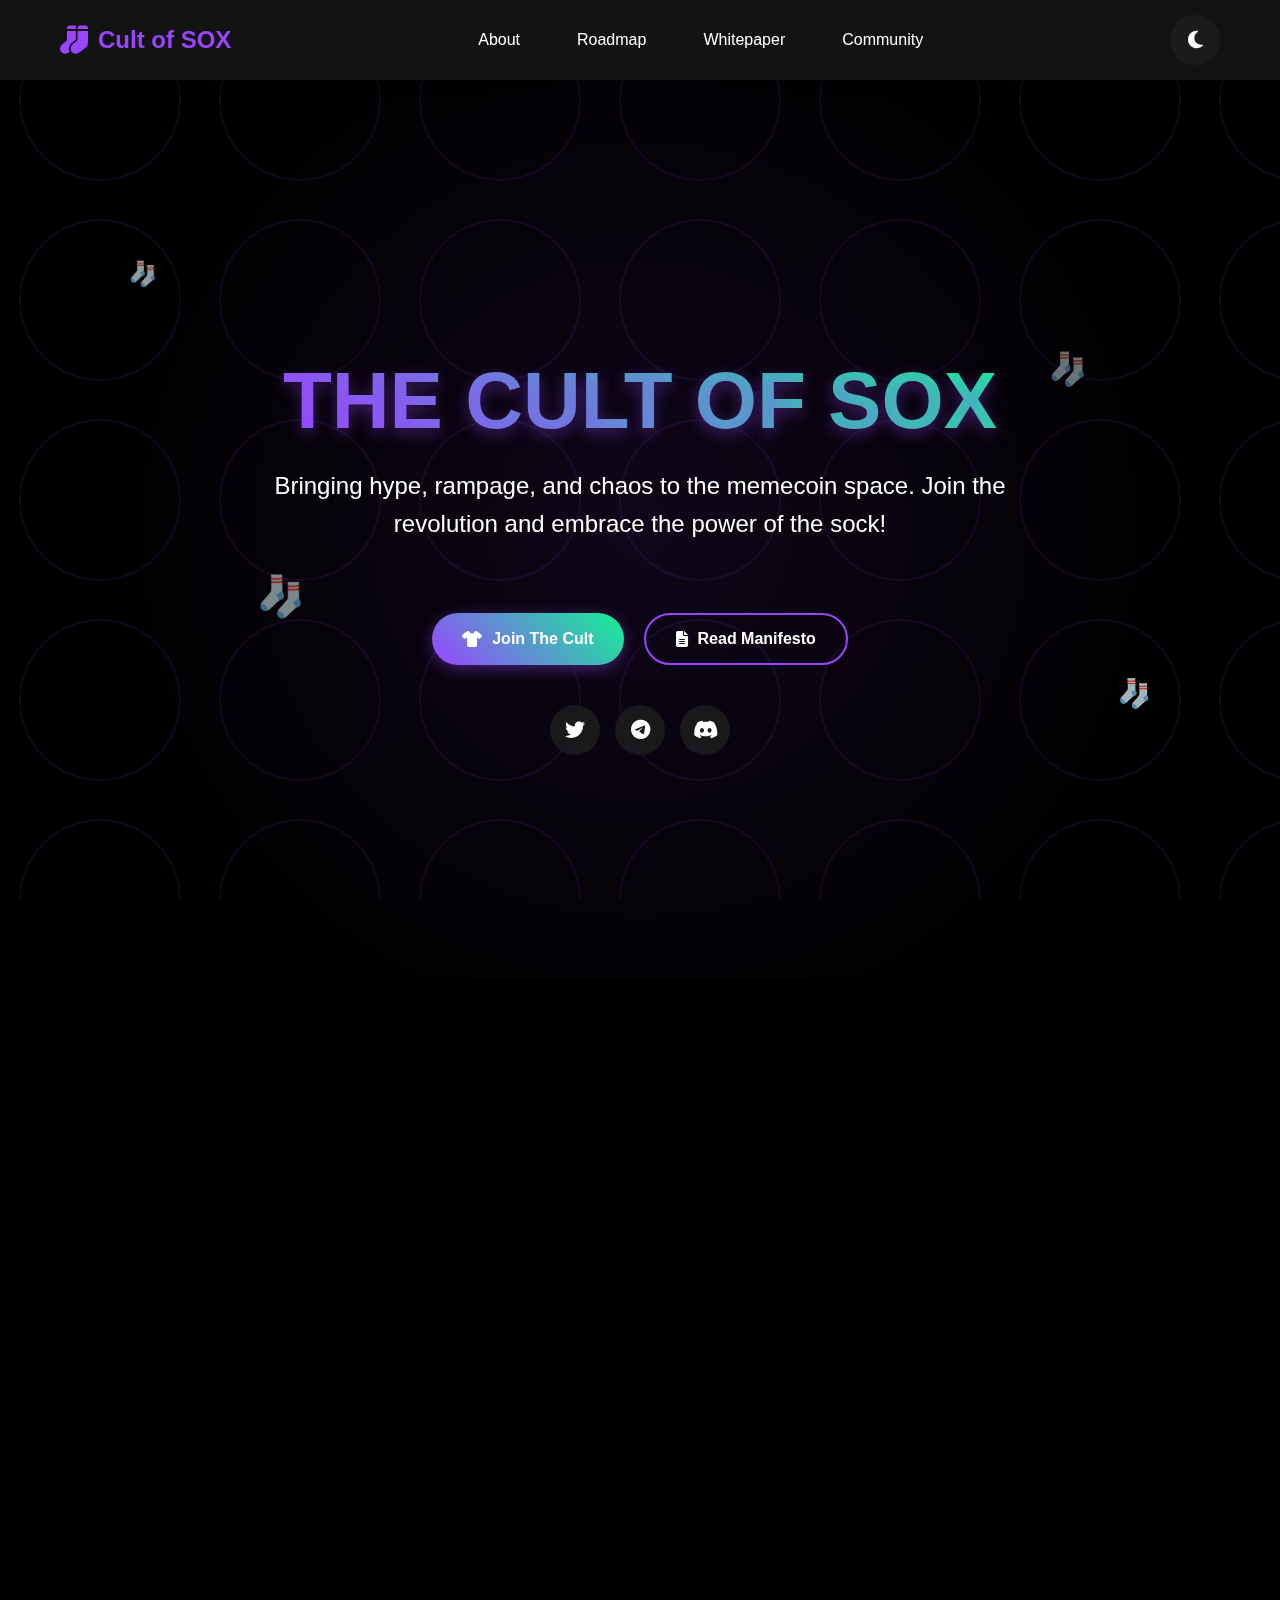
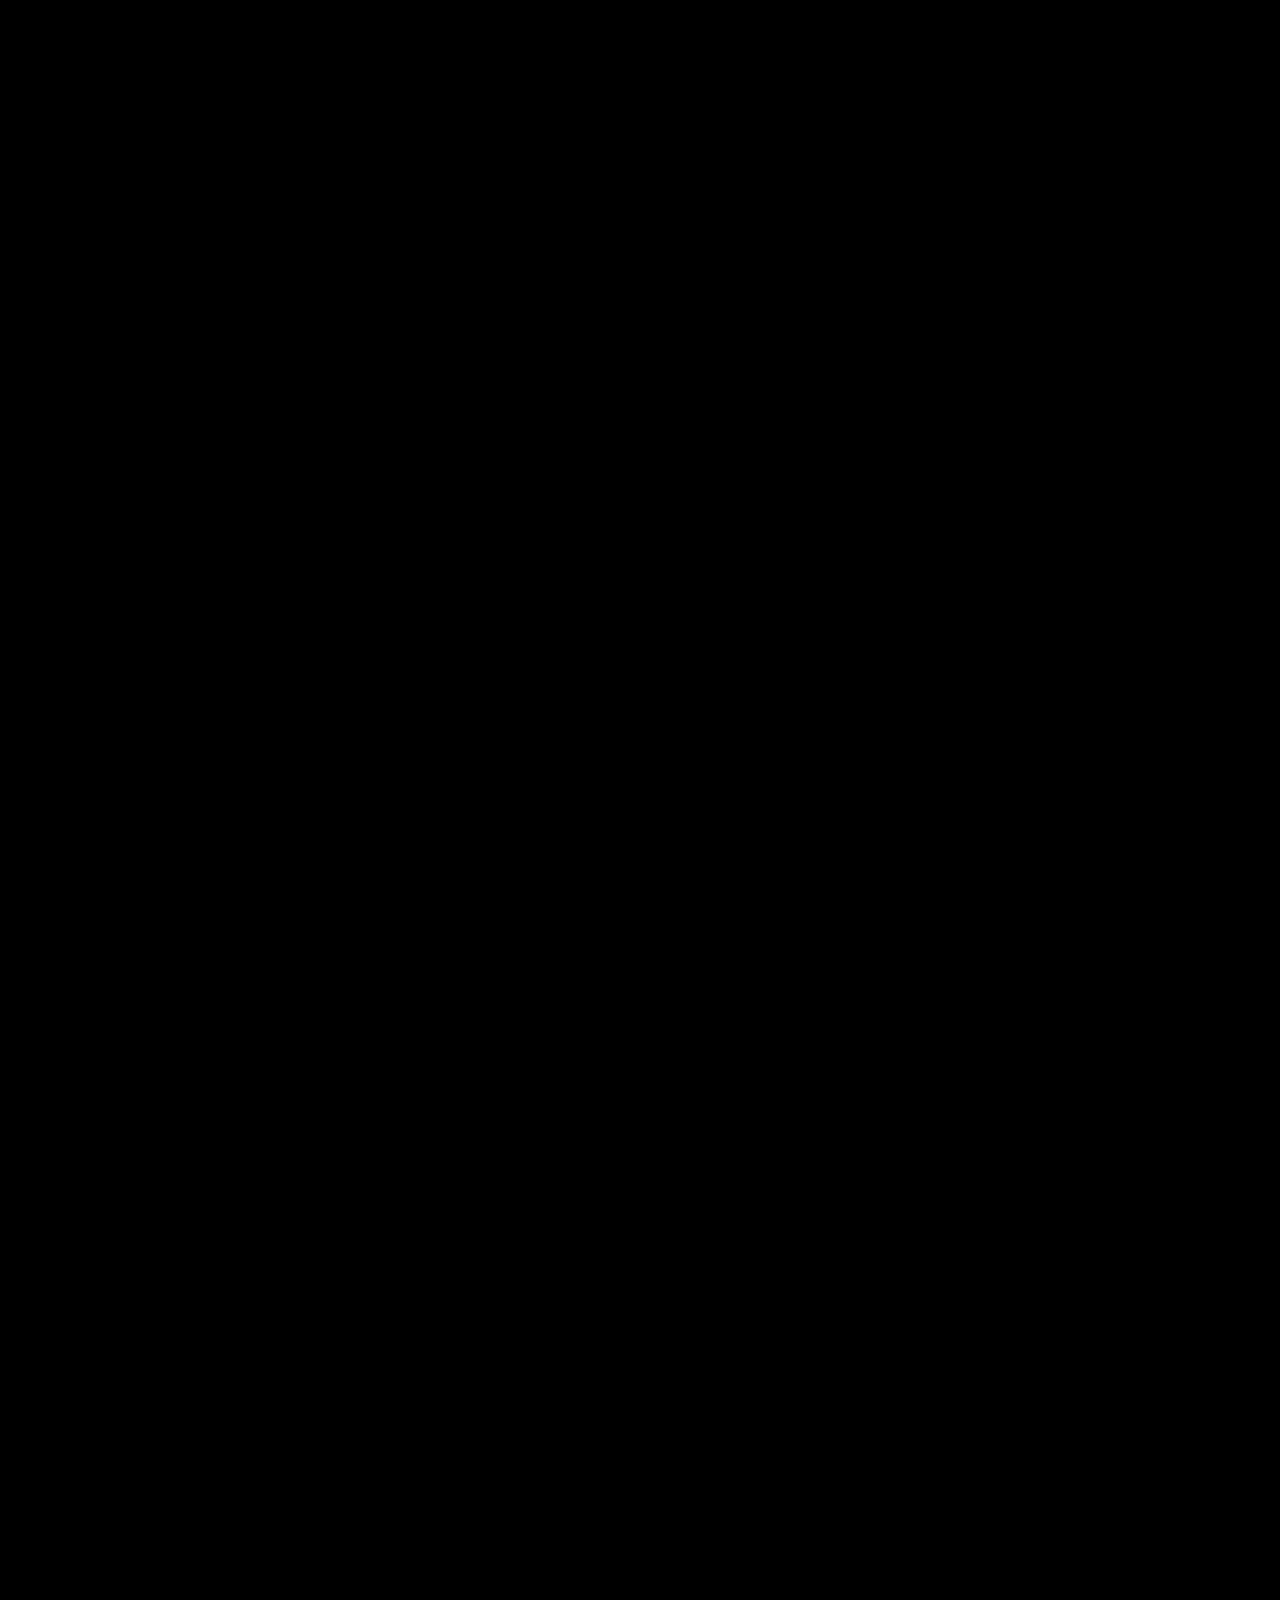
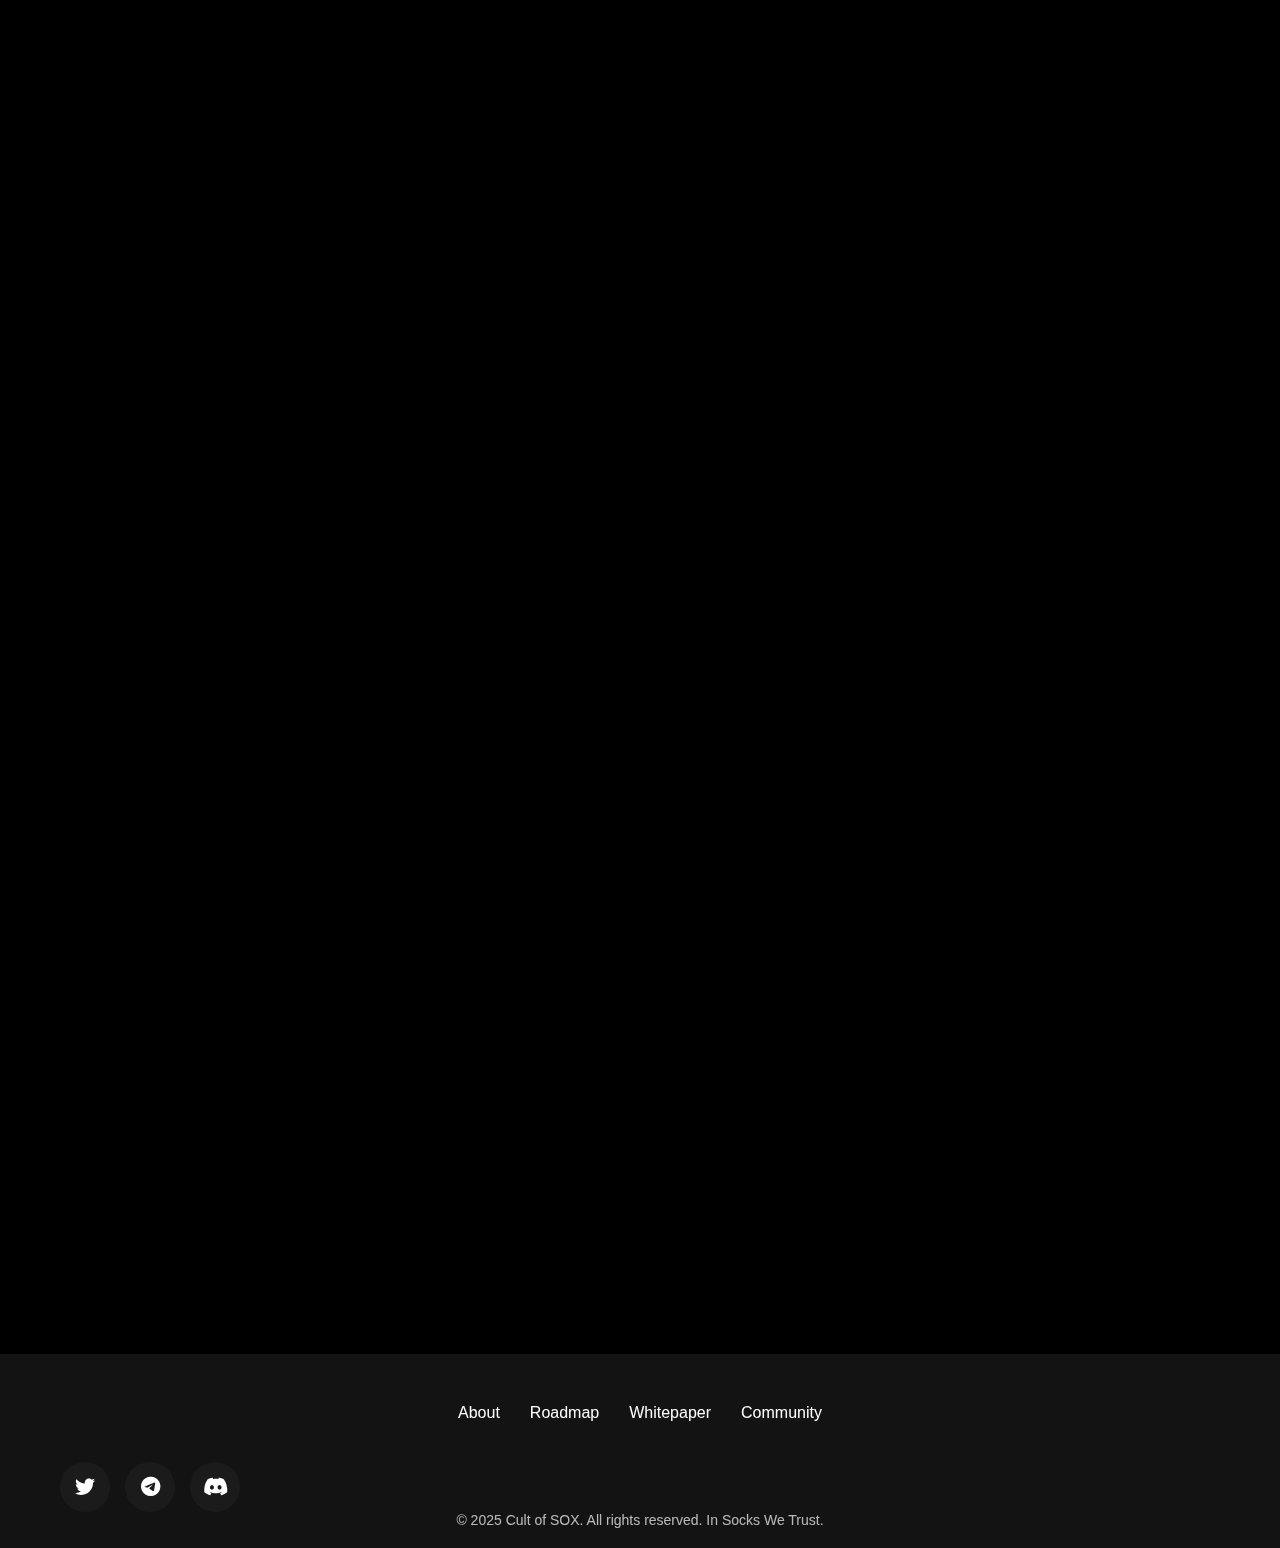
<file: index.html>
<!DOCTYPE html>
<html lang="en">
<head>
    <meta charset="UTF-8">
    <meta name="viewport" content="width=device-width, initial-scale=1.0">
    <title>Cult of SOX - Meme Coin Revolution</title>
    <link rel="stylesheet" href="https://cdnjs.cloudflare.com/ajax/libs/font-awesome/6.4.0/css/all.min.css">
    <style>
        :root {
            --bg-primary: #000;
            --text-primary: #fff;
            --accent-color: #9945FF;
            --secondary-accent: #14F195;
            --card-bg: rgba(30, 30, 30, 0.8);
            --nav-bg: rgba(20, 20, 20, 0.95);
            --transition-speed: 0.3s;
        }

        .light-mode {
            --bg-primary: #fff;
            --text-primary: #000;
            --card-bg: rgba(240, 240, 240, 0.9);
            --nav-bg: rgba(230, 230, 230, 0.95);
        }

        * {
            margin: 0;
            padding: 0;
            box-sizing: border-box;
            font-family: 'Poppins', sans-serif;
        }

        body {
            background-color: var(--bg-primary);
            color: var(--text-primary);
            background-image: url('[data-uri]');
            background-attachment: fixed;
            background-size: 200px;
            overflow-x: hidden;
            transition: background-color var(--transition-speed), color var(--transition-speed);
        }

        .background-logo {
            position: fixed;
            top: 0;
            left: 0;
            width: 100%;
            height: 100%;
            background-image: url('[data-uri]');
            background-repeat: no-repeat;
            background-position: center;
            background-size: 70%;
            opacity: 0.05;
            z-index: -1;
        }

        .container {
            max-width: 1200px;
            margin: 0 auto;
            padding: 0 20px;
        }

        /* Navigation */
        nav {
            background-color: var(--nav-bg);
            backdrop-filter: blur(10px);
            padding: 15px 0;
            position: sticky;
            top: 0;
            z-index: 100;
            box-shadow: 0 4px 12px rgba(0, 0, 0, 0.1);
        }

        .nav-container {
            display: flex;
            justify-content: space-between;
            align-items: center;
        }

        .logo {
            font-size: 24px;
            font-weight: 700;
            color: var(--accent-color);
            display: flex;
            align-items: center;
        }

        .logo i {
            margin-right: 10px;
            font-size: 28px;
        }

        .nav-links {
            display: flex;
            gap: 25px;
        }

        .nav-link {
            color: var(--text-primary);
            text-decoration: none;
            font-weight: 500;
            font-size: 16px;
            padding: 8px 16px;
            border-radius: 20px;
            transition: all var(--transition-speed);
        }

        .nav-link:hover {
            background-color: var(--accent-color);
            color: #fff;
            transform: translateY(-2px);
        }

        .mode-toggle {
            background: none;
            border: none;
            color: var(--text-primary);
            font-size: 20px;
            cursor: pointer;
            width: 50px;
            height: 50px;
            border-radius: 50%;
            display: flex;
            align-items: center;
            justify-content: center;
            background-color: var(--card-bg);
            transition: all var(--transition-speed);
        }

        .mode-toggle:hover {
            transform: rotate(30deg);
            background-color: var(--accent-color);
            color: #fff;
        }

        /* Hero Section */
        .hero {
            min-height: 100vh;
            display: flex;
            flex-direction: column;
            justify-content: center;
            align-items: center;
            text-align: center;
            padding: 100px 0 50px;
            position: relative;
            overflow: hidden;
        }

        .hero::before {
            content: '';
            position: absolute;
            top: 0;
            left: 0;
            width: 100%;
            height: 100%;
            background: radial-gradient(circle at center, rgba(153, 69, 255, 0.1) 0%, transparent 70%);
            z-index: -1;
        }

        .hero h1 {
            font-size: 5rem;
            font-weight: 800;
            margin-bottom: 20px;
            background: linear-gradient(45deg, var(--accent-color), var(--secondary-accent));
            -webkit-background-clip: text;
            -webkit-text-fill-color: transparent;
            text-shadow: 0 5px 15px rgba(153, 69, 255, 0.4);
        }

        .hero p {
            font-size: 1.5rem;
            max-width: 800px;
            margin-bottom: 40px;
            line-height: 1.6;
        }

        .cta-buttons {
            display: flex;
            gap: 20px;
            margin-top: 30px;
        }

        .btn {
            padding: 15px 30px;
            border-radius: 50px;
            font-weight: 600;
            font-size: 16px;
            text-decoration: none;
            display: inline-flex;
            align-items: center;
            gap: 10px;
            transition: all 0.3s ease;
            cursor: pointer;
            border: none;
        }

        .btn-primary {
            background: linear-gradient(45deg, var(--accent-color), var(--secondary-accent));
            color: white;
            box-shadow: 0 4px 15px rgba(153, 69, 255, 0.4);
        }

        .btn-primary:hover {
            transform: translateY(-3px);
            box-shadow: 0 8px 25px rgba(153, 69, 255, 0.6);
        }

        .btn-secondary {
            background-color: transparent;
            color: var(--text-primary);
            border: 2px solid var(--accent-color);
        }

        .btn-secondary:hover {
            background-color: var(--accent-color);
            color: white;
            transform: translateY(-3px);
        }

        /* Social Icons */
        .social-icons {
            display: flex;
            gap: 15px;
            margin-top: 40px;
        }

        .social-icon {
            width: 50px;
            height: 50px;
            border-radius: 50%;
            display: flex;
            align-items: center;
            justify-content: center;
            background-color: var(--card-bg);
            color: var(--text-primary);
            font-size: 20px;
            text-decoration: none;
            transition: all 0.3s ease;
        }

        .social-icon:hover {
            transform: translateY(-5px) rotate(10deg);
            background-color: var(--accent-color);
            color: white;
        }

        /* Sections */
        section {
            padding: 100px 0;
            opacity: 0;
            transform: translateY(50px);
            transition: opacity 1s ease, transform 1s ease;
        }

        section.visible {
            opacity: 1;
            transform: translateY(0);
        }

        .section-title {
            font-size: 2.5rem;
            font-weight: 700;
            margin-bottom: 50px;
            text-align: center;
            position: relative;
            display: inline-block;
        }

        .section-title::after {
            content: '';
            position: absolute;
            bottom: -10px;
            left: 50%;
            transform: translateX(-50%);
            width: 100px;
            height: 4px;
            background: linear-gradient(45deg, var(--accent-color), var(--secondary-accent));
            border-radius: 2px;
        }

        /* About Section */
        .about-content {
            display: grid;
            grid-template-columns: 1fr 1fr;
            gap: 50px;
            align-items: center;
        }

        .about-text {
            font-size: 18px;
            line-height: 1.8;
        }

        .about-image {
            border-radius: 20px;
            overflow: hidden;
            box-shadow: 0 10px 30px rgba(0, 0, 0, 0.3);
            position: relative;
        }

        .about-image::before {
            content: '';
            position: absolute;
            top: 0;
            left: 0;
            width: 100%;
            height: 100%;
            background: linear-gradient(45deg, var(--accent-color), var(--secondary-accent));
            opacity: 0.3;
            z-index: 1;
        }

        .about-image img {
            width: 100%;
            height: auto;
            display: block;
        }

        /* Roadmap Section */
        .roadmap {
            background-color: rgba(0, 0, 0, 0.3);
            position: relative;
        }

        .roadmap::before {
            content: '';
            position: absolute;
            top: 0;
            left: 0;
            width: 100%;
            height: 100%;
            background-image: url('[data-uri]');
            opacity: 0.05;
            z-index: -1;
        }

        .roadmap-items {
            display: flex;
            flex-direction: column;
            gap: 50px;
            position: relative;
            margin-left: 50px;
        }

        .roadmap-items::before {
            content: '';
            position: absolute;
            top: 0;
            left: 0;
            width: 4px;
            height: 100%;
            background: linear-gradient(to bottom, var(--accent-color), var(--secondary-accent));
            border-radius: 2px;
        }

        .roadmap-item {
            background-color: var(--card-bg);
            padding: 30px;
            border-radius: 15px;
            box-shadow: 0 5px 20px rgba(0, 0, 0, 0.2);
            position: relative;
            margin-left: 40px;
            transition: all 0.3s ease;
        }

        .roadmap-item:hover {
            transform: translateX(10px);
            box-shadow: 0 10px 30px rgba(153, 69, 255, 0.3);
        }

        .roadmap-item::before {
            content: '';
            position: absolute;
            top: 30px;
            left: -40px;
            width: 20px;
            height: 20px;
            border-radius: 50%;
            background: linear-gradient(45deg, var(--accent-color), var(--secondary-accent));
            border: 4px solid var(--bg-primary);
        }

        .roadmap-item h3 {
            font-size: 1.5rem;
            margin-bottom: 15px;
            color: var(--accent-color);
        }

        .roadmap-item p {
            line-height: 1.6;
        }

        /* Whitepaper Section */
        .whitepaper-content {
            background-color: var(--card-bg);
            padding: 50px;
            border-radius: 20px;
            box-shadow: 0 10px 30px rgba(0, 0, 0, 0.2);
            max-height: 500px;
            overflow-y: auto;
        }

        .whitepaper-content h2 {
            color: var(--accent-color);
            margin: 30px 0 15px;
        }

        .whitepaper-content h2:first-child {
            margin-top: 0;
        }

        .whitepaper-content p {
            line-height: 1.8;
            margin-bottom: 20px;
        }

        /* Community Section */
        .community-cards {
            display: grid;
            grid-template-columns: repeat(auto-fit, minmax(300px, 1fr));
            gap: 30px;
        }

        .community-card {
            background-color: var(--card-bg);
            padding: 30px;
            border-radius: 15px;
            text-align: center;
            box-shadow: 0 5px 20px rgba(0, 0, 0, 0.2);
            transition: all 0.3s ease;
        }

        .community-card:hover {
            transform: translateY(-10px);
            box-shadow: 0 15px 30px rgba(153, 69, 255, 0.3);
        }

        .community-card i {
            font-size: 50px;
            color: var(--accent-color);
            margin-bottom: 20px;
        }

        .community-card h3 {
            font-size: 1.5rem;
            margin-bottom: 15px;
        }

        .community-card p {
            margin-bottom: 20px;
            line-height: 1.6;
        }

        /* Footer */
        footer {
            background-color: var(--nav-bg);
            padding: 50px 0 20px;
            text-align: center;
        }

        .footer-links {
            display: flex;
            justify-content: center;
            gap: 30px;
            margin-bottom: 30px;
        }

        .footer-link {
            color: var(--text-primary);
            text-decoration: none;
            transition: color 0.3s ease;
        }

        .footer-link:hover {
            color: var(--accent-color);
        }

        .copyright {
            opacity: 0.7;
            font-size: 14px;
        }

        /* Back to Top Button */
        .back-to-top {
            position: fixed;
            bottom: 30px;
            right: 30px;
            width: 50px;
            height: 50px;
            border-radius: 50%;
            background-color: var(--accent-color);
            color: white;
            display: flex;
            align-items: center;
            justify-content: center;
            font-size: 20px;
            cursor: pointer;
            opacity: 0;
            visibility: hidden;
            transition: all 0.3s ease;
            box-shadow: 0 5px 15px rgba(153, 69, 255, 0.4);
            z-index: 99;
        }

        .back-to-top.visible {
            opacity: 1;
            visibility: visible;
        }

        .back-to-top:hover {
            transform: translateY(-5px);
            box-shadow: 0 8px 20px rgba(153, 69, 255, 0.6);
        }

        /* Responsive Design */
        @media (max-width: 992px) {
            .hero h1 {
                font-size: 3.5rem;
            }
            
            .about-content {
                grid-template-columns: 1fr;
            }
        }

        @media (max-width: 768px) {
            .nav-links {
                display: none;
            }
            
            .hero h1 {
                font-size: 2.5rem;
            }
            
            .hero p {
                font-size: 1.2rem;
            }
            
            .cta-buttons {
                flex-direction: column;
            }
            
            .roadmap-items {
                margin-left: 30px;
            }
            
            .roadmap-item {
                margin-left: 30px;
            }
            
            .roadmap-item::before {
                left: -30px;
            }
        }

        /* Animations */
        @keyframes float {
            0% { transform: translateY(0px); }
            50% { transform: translateY(-10px); }
            100% { transform: translateY(0px); }
        }

        .floating {
            animation: float 5s ease-in-out infinite;
        }

        @keyframes pulse {
            0% { box-shadow: 0 0 0 0 rgba(153, 69, 255, 0.7); }
            70% { box-shadow: 0 0 0 10px rgba(153, 69, 255, 0); }
            100% { box-shadow: 0 0 0 0 rgba(153, 69, 255, 0); }
        }

        .pulse {
            animation: pulse 2s infinite;
        }
    </style>
</head>
<body>
    <div class="background-logo"></div>
    
    <nav>
        <div class="container nav-container">
            <div class="logo">
                <i class="fas fa-socks"></i>
                <span>Cult of SOX</span>
            </div>
            
            <div class="nav-links">
                <a href="#about" class="nav-link">About</a>
                <a href="#roadmap" class="nav-link">Roadmap</a>
                <a href="#whitepaper" class="nav-link">Whitepaper</a>
                <a href="#community" class="nav-link">Community</a>
            </div>
            
            <button class="mode-toggle" id="modeToggle">
                <i class="fas fa-moon"></i>
            </button>
        </div>
    </nav>
    
    <section class="hero">
        <h1>THE CULT OF SOX</h1>
        <p>Bringing hype, rampage, and chaos to the memecoin space. Join the revolution and embrace the power of the sock!</p>
        
        <div class="cta-buttons">
            <a href="#community" class="btn btn-primary">
                <i class="fas fa-tshirt"></i> Join The Cult
            </a>
            <a href="#whitepaper" class="btn btn-secondary">
                <i class="fas fa-file-alt"></i> Read Manifesto
            </a>
        </div>
        
        <div class="social-icons">
            <a href="https://x.com/the_cult_of_sox?t=T6CFGyzTo3Vlu6lkRG7QpQ&s=09" class="social-icon">
                <i class="fab fa-twitter"></i>
            </a>
            <a href="https://t.me/thecultofsox" class="social-icon">
                <i class="fab fa-telegram"></i>
            </a>
            <a href="https://discord.gg/ujBafGVZ" class="social-icon">
                <i class="fab fa-discord"></i>
            </a>
        </div>
    </section>
    
    <section id="about" class="about">
        <div class="container">
            <h2 class="section-title">About The Cult</h2>
            
            <div class="about-content">
                <div class="about-text">
                    <p>The Cult of Sox is not a company. It is not DeFi. It is not GameFi. It is MemeFi — the financialization of vibes.</p>
                    <p>Where others see roadmaps, we see washing machines. Where others see staking dashboards, we see dirty laundry. Sox is not about making sense. Sox is about making history through memes and stink.</p>
                    <p>We believe in socks — not clean socks, but dirty, holy, cursed socks. We reject seriousness. Chaos and vibes are our only guides.</p>
                    <p>Join us as we embark on this chaotic journey through the memecoin space, bringing hype, rampage, and chaos wherever we go.</p>
                </div>
                
                <div class="about-image">
                    <img src="[data-uri]" alt="Cult of SOX Symbol">
                </div>
            </div>
        </div>
    </section>
    
    <section id="roadmap" class="roadmap">
        <div class="container">
            <h2 class="section-title">Roadmap of Chaos</h2>
            
            <div class="roadmap-items">
                <div class="roadmap-item">
                    <h3>Phase 1: Launch</h3>
                    <p>Born on pump.fun. The first buyers are prophets. Liquidity locked in the dryer.</p>
                </div>
                
                <div class="roadmap-item">
                    <h3>Phase 2: Community Growth</h3>
                    <p>Telegram, Discord, and X (Twitter) drowned in sock spam. Cult expansion begins.</p>
                </div>
                
                <div class="roadmap-item">
                    <h3>Phase 3: Meme Wars</h3>
                    <p>Battle Pepe, Doge, and Banana coins with memes. Establish sock supremacy.</p>
                </div>
                
                <div class="roadmap-item">
                    <h3>Phase 4: Airdrops</h3>
                    <p>Reward the faithful with holy sock tokens. Spread the cult to new degenerates.</p>
                </div>
                
                <div class="roadmap-item">
                    <h3>Phase 5: NFT Integration</h3>
                    <p>1,000 dirty socks minted. Access to Sock DAO (a DAO with no treasury, only memes).</p>
                </div>
                
                <div class="roadmap-item">
                    <h3>Phase 6: Exchange Listings</h3>
                    <p>DEXs mock us, then list us. CEXs eventually succumb to the sock pressure.</p>
                </div>
            </div>
        </div>
    </section>
    
    <section id="whitepaper" class="whitepaper">
        <div class="container">
            <h2 class="section-title">Mega Manifesto Whitepaper</h2>
            
            <div class="whitepaper-content">
                <h2>📜 THE CULT OF SOX MEGA MANIFESTO WHITEPAPER 📜</h2>
                <p>(A Chaotic Scripture for Degenerates, Meme Lords, Bag Holders, and the Unwashed Masses)</p>
                
                <h2>PREFACE: THE CALL OF THE SOCK</h2>
                <p>In the beginning there was chaos. Degens cried in Telegram voice chats. Liquidity pools drained faster than beer at frat parties. And lo, from the bottom of the cosmic laundry basket, a single dirty sock appeared.</p>
                
                <h2>BOOK I: THE ORIGIN</h2>
                <p>The Cult of Sox is not a company. It is not DeFi. It is not GameFi. It is MemeFi — the financialization of vibes.</p>
                
                <h2>BOOK II: THE CREED</h2>
                <p>1. We believe in socks — not clean socks, but dirty, holy, cursed socks.</p>
                <p>2. We reject seriousness. Chaos and vibes are our only guides.</p>
                <p>3. We worship FOMS — Fear of Missing Sock.</p>
                <p>4. We ape first, we question never.</p>
                <p>5. We accept rugs as sacrifice. But Sox shall rise eternal.</p>
                
                <h2>BOOK III: ROADMAP OF CHAOS</h2>
                <p>Roadmaps are lies in crypto. Yet we reveal ours, written in lint and pizza grease:</p>
                <p>Phase 0: Birth of Sox - Launched on pump.fun. The first buyers are prophets.</p>
                <p>Phase 1: Meme Raids - Telegram, Discord, and X (Twitter) drowned in sock spam.</p>
                <p>Phase 2: Cult Expansion - Website rises. Black and white UI. Flashlight toggle.</p>
                <p>Phase 3: Meme Wars - Battle Pepe, Doge, and Banana coins with memes.</p>
                <p>Phase 4: NFT Apocalypse - 1,000 dirty socks minted. Access to Sock DAO.</p>
                <p>Phase 5: Exchange Listings - DEXs mock us, then list us.</p>
                <p>Phase 6: Chaos Eternal - Chart goes up, chart goes down, cult never dies.</p>
                
                <h2>BOOK IV: TOKENOMICS OF MADNESS</h2>
                <p>Ticker: $TCOS</p>
                <p>Supply: Meme number (maybe 1 billion, maybe 72.9 billion, who cares).</p>
                <p>Liquidity: Born on pump.fun, locked in the dryer.</p>
                <p>Taxes: None. We only tax sanity.</p>
                <p>Utility: Vibes.</p>
                
                <h2>BOOK V: MEME VIBE AND CULTURE</h2>
                <p>Culture is everything. Sox memes are ugly, cursed, disgusting, and perfect.</p>
                <p>Socks with holes = liquidity pools.</p>
                <p>Washing machines = spinning charts.</p>
                <p>Foot fetish jokes = inevitable.</p>
                <p>Meme slogan: "Sniff the Sox."</p>
                
                <h2>BOOK VI: THE WHITEPAPER SERIOUS PART (lol)</h2>
                <p>1. Introduction - You did not find Sox. Sox found you. Like static socks in the dryer.</p>
                <p>2. Philosophy of Degeneracy - Utility is fake. Vibes are eternal. Sox is enlightenment.</p>
                <p>3. Meme Culture - Pepe in socks, Wojak crying, Shiba Inu sniffing socks. That's Sox.</p>
                
                <h2>BOOK VII: NFT DOCTRINE</h2>
                <p>NFT drop = SoX Chronicles.</p>
                <p>Common = stained sox.</p>
                <p>Rare = holy sox.</p>
                <p>Legendary = glowing sox.</p>
                <p>Mythic = sox that survived college dorms.</p>
                
                <h2>BOOK VIII: THE CULT MANIFESTO STYLE</h2>
                <p>Sox is not a token. It is destiny. Sox is not a joke. It is the only serious thing left. Sox is eternal laundry.</p>
                
                <h2>EPILOGUE: FINAL STENCH</h2>
                <p>Coins may die. Wallets may drain. Rugs may fall. But Sox cannot be washed away.</p>
                <p>🧦 ALL HAIL $TCOS. JOIN THE CULT. SNIFF THE SOX. 🧦</p>
            </div>
        </div>
    </section>
    
    <section id="community" class="community">
        <div class="container">
            <h2 class="section-title">Join The Cult</h2>
            
            <div class="community-cards">
                <div class="community-card">
                    <i class="fab fa-telegram"></i>
                    <h3>Telegram</h3>
                    <p>Join our Telegram community for the latest updates, memes, and chaotic energy.</p>
                    <a href="https://t.me/thecultofsox" class="btn btn-primary">Join Telegram</a>
                </div>
                
                <div class="community-card">
                    <i class="fab fa-discord"></i>
                    <h3>Discord</h3>
                    <p>Connect with fellow cult members on Discord for voice chats and exclusive content.</p>
                    <a href="https://discord.gg/ujBafGVZ" class="btn btn-primary">Join Discord</a>
                </div>
                
                <div class="community-card">
                    <i class="fab fa-twitter"></i>
                    <h3>Twitter</h3>
                    <p>Follow us on Twitter for the dankest memes and cult propaganda.</p>
                    <a href="https://x.com/the_cult_of_sox?t=T6CFGyzTo3Vlu6lkRG7QpQ&s=09" class="btn btn-primary">Follow Us</a>
                </div>
            </div>
        </div>
    </section>
    
    <footer>
        <div class="container">
            <div class="footer-links">
                <a href="#about" class="footer-link">About</a>
                <a href="#roadmap" class="footer-link">Roadmap</a>
                <a href="#whitepaper" class="footer-link">Whitepaper</a>
                <a href="#community" class="footer-link">Community</a>
            </div>
            
            <div class="social-icons">
                <a href="https://x.com/the_cult_of_sox?t=T6CFGyzTo3Vlu6lkRG7QpQ&s=09" class="social-icon">
                    <i class="fab fa-twitter"></i>
                </a>
                <a href="https://t.me/thecultofsox" class="social-icon">
                    <i class="fab fa-telegram"></i>
                </a>
                <a href="https://discord.gg/ujBafGVZ" class="social-icon">
                    <i class="fab fa-discord"></i>
                </a>
            </div>
            
            <p class="copyright">© 2025 Cult of SOX. All rights reserved. In Socks We Trust.</p>
        </div>
    </footer>
    
    <div class="back-to-top" id="backToTop">
        <i class="fas fa-arrow-up"></i>
    </div>

    <script>
        // Mode Toggle
        const modeToggle = document.getElementById('modeToggle');
        const modeIcon = modeToggle.querySelector('i');
        
        modeToggle.addEventListener('click', () => {
            document.body.classList.toggle('light-mode');
            
            if (document.body.classList.contains('light-mode')) {
                modeIcon.classList.remove('fa-moon');
                modeIcon.classList.add('fa-sun');
            } else {
                modeIcon.classList.remove('fa-sun');
                modeIcon.classList.add('fa-moon');
            }
        });
        
        // Scroll Animations
        const sections = document.querySelectorAll('section');
        
        const observerOptions = {
            root: null,
            rootMargin: '0px',
            threshold: 0.1
        };
        
        const observer = new IntersectionObserver((entries, observer) => {
            entries.forEach(entry => {
                if (entry.isIntersecting) {
                    entry.target.classList.add('visible');
                }
            });
        }, observerOptions);
        
        sections.forEach(section => {
            observer.observe(section);
        });
        
        // Back to Top Button
        const backToTopButton = document.getElementById('backToTop');
        
        window.addEventListener('scroll', () => {
            if (window.pageYOffset > 300) {
                backToTopButton.classList.add('visible');
            } else {
                backToTopButton.classList.remove('visible');
            }
        });
        
        backToTopButton.addEventListener('click', () => {
            window.scrollTo({
                top: 0,
                behavior: 'smooth'
            });
        });
        
        // Smooth Scrolling for Navigation Links
        document.querySelectorAll('a[href^="#"]').forEach(anchor => {
            anchor.addEventListener('click', function(e) {
                e.preventDefault();
                
                const targetId = this.getAttribute('href');
                if (targetId === '#') return;
                
                const targetElement = document.querySelector(targetId);
                if (targetElement) {
                    window.scrollTo({
                        top: targetElement.offsetTop - 80,
                        behavior: 'smooth'
                    });
                }
            });
        });
        
        // Add some interactive elements
        const hero = document.querySelector('.hero');
        const floatingElements = document.createElement('div');
        floatingElements.innerHTML = `
            <div style="position: absolute; top: 20%; left: 10%; font-size: 24px; opacity: 0.7; animation: float 6s ease-in-out infinite;">🧦</div>
            <div style="position: absolute; top: 30%; right: 15%; font-size: 32px; opacity: 0.5; animation: float 7s ease-in-out infinite;">🧦</div>
            <div style="position: absolute; bottom: 40%; left: 20%; font-size: 40px; opacity: 0.6; animation: float 8s ease-in-out infinite;">🧦</div>
            <div style="position: absolute; bottom: 30%; right: 10%; font-size: 28px; opacity: 0.8; animation: float 9s ease-in-out infinite;">🧦</div>
        `;
        hero.appendChild(floatingElements);
        
        // Add pulse animation to CTA buttons
        const ctaButtons = document.querySelectorAll('.btn-primary');
        ctaButtons.forEach(btn => {
            btn.classList.add('pulse');
        });
    </script>
</body>
</html>
</file>
